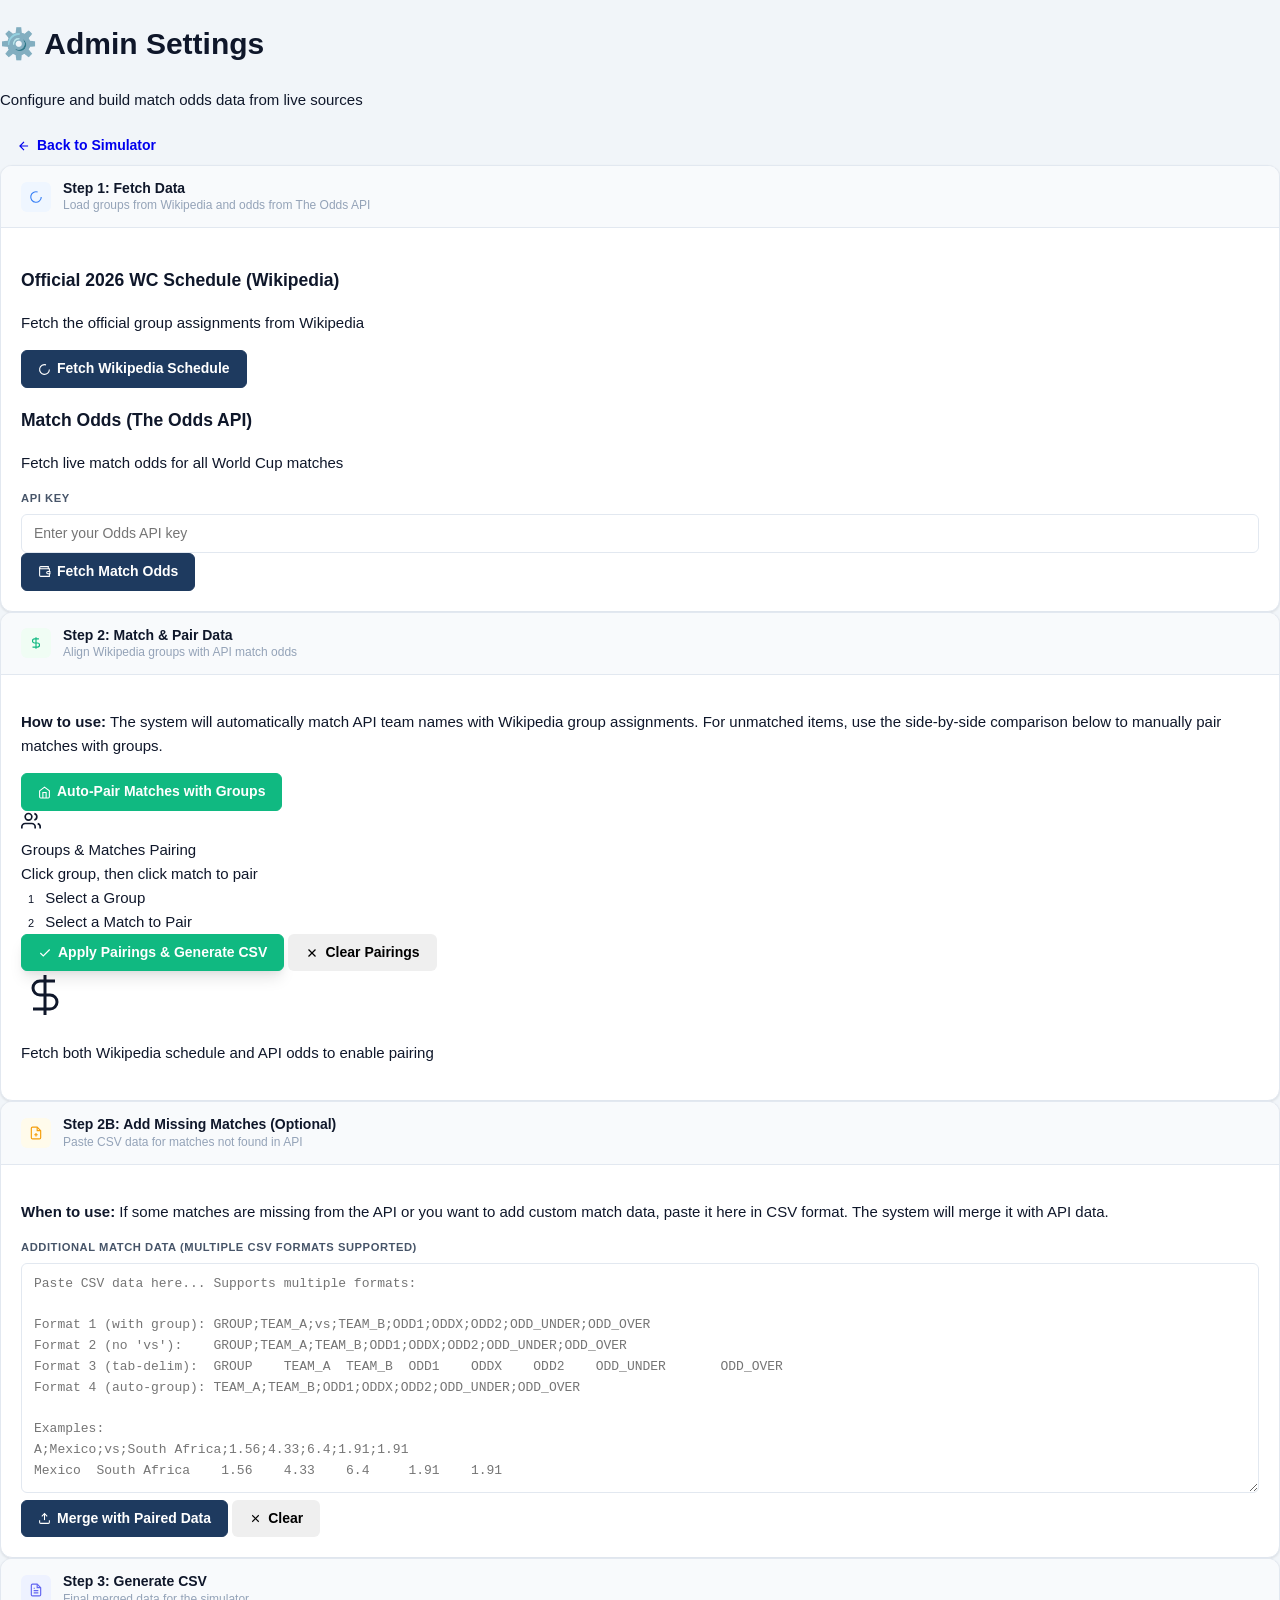
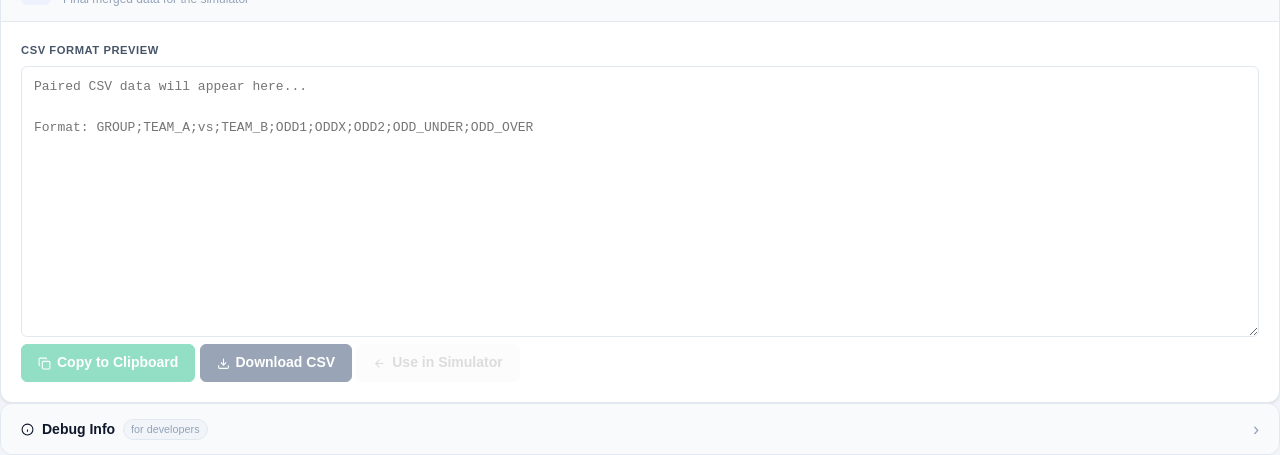
<file: admin.html>
<!DOCTYPE html>
<html lang="en">
<head>
    <meta charset="UTF-8">
    <meta name="viewport" content="width=device-width, initial-scale=1.0">
    <title>Admin Settings - World Cup Simulator</title>
    <link rel="stylesheet" href="styles.css">
</head>
<body class="bg-slate-50">
    <div class="container mx-auto px-4 py-6 max-w-7xl">
        <!-- Header -->
        <div class="mb-6">
            <div class="flex items-center justify-between">
                <div>
                    <h1 class="text-3xl font-bold text-slate-800">⚙️ Admin Settings</h1>
                    <p class="text-slate-600 mt-1">Configure and build match odds data from live sources</p>
                </div>
                <a href="index.html" class="btn btn-ghost">
                    <svg xmlns="http://www.w3.org/2000/svg" width="14" height="14" viewBox="0 0 24 24" fill="none" stroke="currentColor" stroke-width="2">
                        <path d="M19 12H5M12 19l-7-7 7-7"/>
                    </svg>
                    Back to Simulator
                </a>
            </div>
        </div>

        <!-- Step 1: Fetch Data from Sources -->
        <div class="card mb-5">
            <div class="card-header">
                <div class="card-header-left">
                    <div class="card-icon card-icon-blue">
                        <svg xmlns="http://www.w3.org/2000/svg" width="14" height="14" viewBox="0 0 24 24" fill="none" stroke="currentColor" stroke-width="2">
                            <path d="M21 12a9 9 0 11-6.219-8.56"/>
                        </svg>
                    </div>
                    <div>
                        <div class="card-title">Step 1: Fetch Data</div>
                        <div class="card-subtitle">Load groups from Wikipedia and odds from The Odds API</div>
                    </div>
                </div>
            </div>
            <div class="card-body">
                <!-- Wikipedia Schedule Fetch -->
                <div class="mb-5">
                    <h3 class="font-semibold text-slate-700 mb-2">Official 2026 WC Schedule (Wikipedia)</h3>
                    <p class="text-sm text-slate-600 mb-3">Fetch the official group assignments from Wikipedia</p>
                    <button id="fetchWikipediaBtn" class="btn btn-primary">
                        <svg xmlns="http://www.w3.org/2000/svg" width="13" height="13" viewBox="0 0 24 24" fill="none" stroke="currentColor" stroke-width="2">
                            <path d="M21 12a9 9 0 11-6.219-8.56"/>
                        </svg>
                        Fetch Wikipedia Schedule
                    </button>
                    <div id="wikipediaStatus" class="mt-2 text-sm"></div>
                </div>

                <div class="border-t border-slate-200 my-4"></div>

                <!-- The Odds API Fetch -->
                <div>
                    <h3 class="font-semibold text-slate-700 mb-2">Match Odds (The Odds API)</h3>
                    <p class="text-sm text-slate-600 mb-3">Fetch live match odds for all World Cup matches</p>
                    <div class="flex gap-3 items-end mb-3">
                        <div class="flex-1">
                            <label for="oddsApiKey" class="field-label">API Key</label>
                            <input type="password" id="oddsApiKey" class="field-input" placeholder="Enter your Odds API key">
                        </div>
                        <button id="fetchOddsBtn" class="btn btn-primary whitespace-nowrap">
                            <svg xmlns="http://www.w3.org/2000/svg" width="13" height="13" viewBox="0 0 24 24" fill="none" stroke="currentColor" stroke-width="2">
                                <path d="M21 12V7H5a2 2 0 0 1 0-4h14v4"/><path d="M3 5v14a2 2 0 0 0 2 2h16v-5"/><path d="M18 12a2 2 0 0 0 0 4h4v-4Z"/>
                            </svg>
                            Fetch Match Odds
                        </button>
                    </div>
                    <div id="oddsStatus" class="text-sm"></div>
                </div>
            </div>
        </div>

        <!-- Step 2: Match Pairing Panel -->
        <div class="card mb-5">
            <div class="card-header">
                <div class="card-header-left">
                    <div class="card-icon card-icon-green">
                        <svg xmlns="http://www.w3.org/2000/svg" width="14" height="14" viewBox="0 0 24 24" fill="none" stroke="currentColor" stroke-width="2">
                            <path d="M12 2v20M17 5H9.5a3.5 3.5 0 0 0 0 7h5a3.5 3.5 0 0 1 0 7H6"/>
                        </svg>
                    </div>
                    <div>
                        <div class="card-title">Step 2: Match & Pair Data</div>
                        <div class="card-subtitle">Align Wikipedia groups with API match odds</div>
                    </div>
                </div>
            </div>
            <div class="card-body">
                <div id="pairingPanel" class="hidden">
                    <div class="bg-blue-50 border border-blue-200 rounded-lg p-4 mb-4">
                        <p class="text-sm text-blue-800"><strong>How to use:</strong> The system will automatically match API team names with Wikipedia group assignments. For unmatched items, use the side-by-side comparison below to manually pair matches with groups.</p>
                    </div>

                    <div class="flex gap-3 mb-4">
                        <button id="autoPairBtn" class="btn btn-success">
                            <svg xmlns="http://www.w3.org/2000/svg" width="13" height="13" viewBox="0 0 24 24" fill="none" stroke="currentColor" stroke-width="2">
                                <path d="m3 9 9-7 9 7v11a2 2 0 0 1-2 2H5a2 2 0 0 1-2-2z"/>
                                <polyline points="9 22 9 12 15 12 15 22"/>
                            </svg>
                            Auto-Pair Matches with Groups
                        </button>
                    </div>

                    <!-- Multi-Column Pairing Comparison -->
                    <div id="pairingComparison" class="hidden">
                        <!-- Header -->
                        <div class="bg-gradient-to-r from-slate-700 to-slate-600 text-white p-4 rounded-t-xl">
                            <div class="flex items-center justify-between">
                                <div class="flex items-center gap-3">
                                    <svg xmlns="http://www.w3.org/2000/svg" width="20" height="20" viewBox="0 0 24 24" fill="none" stroke="currentColor" stroke-width="2">
                                        <path d="M17 21v-2a4 4 0 0 0-4-4H5a4 4 0 0 0-4 4v2"/>
                                        <circle cx="9" cy="7" r="4"/>
                                        <path d="M23 21v-2a4 4 0 0 0-3-3.87"/>
                                        <path d="M16 3.13a4 4 0 0 1 0 7.75"/>
                                    </svg>
                                    <div>
                                        <div class="font-bold text-lg">Groups & Matches Pairing</div>
                                        <div class="text-xs text-slate-300">Click group, then click match to pair</div>
                                    </div>
                                </div>
                                <div id="pairingStats" class="text-sm font-medium bg-white bg-opacity-20 px-4 py-2 rounded-lg">
                                    <!-- Populated dynamically -->
                                </div>
                            </div>
                        </div>

                        <!-- Groups Section (Multi-Column Grid) -->
                        <div class="bg-gradient-to-b from-blue-50 to-white border-2 border-t-0 border-slate-300 p-4">
                            <div class="text-sm font-semibold text-slate-700 mb-3 flex items-center gap-2">
                                <span class="bg-blue-600 text-white rounded-full" style="width: 20px; height: 20px; display: inline-flex; align-items: center; justify-content: center; font-size: 11px;">1</span>
                                Select a Group
                            </div>
                            <div id="groupsColumn" class="grid grid-cols-6 gap-2">
                                <!-- Groups A-L will be populated here in 6 columns x 2 rows -->
                            </div>
                        </div>

                        <!-- Matches Section (Multi-Column Grid) -->
                        <div class="bg-gradient-to-b from-green-50 to-white border-2 border-t-0 border-slate-300 p-4 rounded-b-xl">
                            <div class="text-sm font-semibold text-slate-700 mb-3 flex items-center gap-2">
                                <span class="bg-green-600 text-white rounded-full" style="width: 20px; height: 20px; display: inline-flex; align-items: center; justify-content: center; font-size: 11px;">2</span>
                                Select a Match to Pair
                            </div>
                            <div id="unmatchedColumn" class="grid grid-cols-3 gap-2">
                                <!-- Matches will be populated here in 3 columns -->
                            </div>
                        </div>

                        <!-- Action Buttons -->
                        <div class="mt-6 flex gap-3 items-center">
                            <button id="saveManualPairingsBtn" class="btn btn-success shadow-lg">
                                <svg xmlns="http://www.w3.org/2000/svg" width="14" height="14" viewBox="0 0 24 24" fill="none" stroke="currentColor" stroke-width="2">
                                    <polyline points="20 6 9 17 4 12"/>
                                </svg>
                                Apply Pairings & Generate CSV
                            </button>
                            <button id="cancelManualPairingsBtn" class="btn btn-ghost">
                                <svg xmlns="http://www.w3.org/2000/svg" width="14" height="14" viewBox="0 0 24 24" fill="none" stroke="currentColor" stroke-width="2">
                                    <line x1="18" y1="6" x2="6" y2="18"/>
                                    <line x1="6" y1="6" x2="18" y2="18"/>
                                </svg>
                                Clear Pairings
                            </button>
                        </div>
                    </div>
                </div>

                <div id="pairingPlaceholder" class="text-center py-8 text-slate-500">
                    <svg class="mx-auto mb-3 text-slate-300" xmlns="http://www.w3.org/2000/svg" width="48" height="48" viewBox="0 0 24 24" fill="none" stroke="currentColor" stroke-width="1.5">
                        <path d="M12 2v20M17 5H9.5a3.5 3.5 0 0 0 0 7h5a3.5 3.5 0 0 1 0 7H6"/>
                    </svg>
                    <p>Fetch both Wikipedia schedule and API odds to enable pairing</p>
                </div>
            </div>
        </div>

        <!-- Step 2B: Add Missing Matches -->
        <div class="card mb-5">
            <div class="card-header">
                <div class="card-header-left">
                    <div class="card-icon card-icon-amber">
                        <svg xmlns="http://www.w3.org/2000/svg" width="14" height="14" viewBox="0 0 24 24" fill="none" stroke="currentColor" stroke-width="2">
                            <path d="M14 2H6a2 2 0 0 0-2 2v16a2 2 0 0 0 2 2h12a2 2 0 0 0 2-2V8z"/>
                            <polyline points="14 2 14 8 20 8"/>
                            <line x1="12" x2="12" y1="18" y2="12"/>
                            <line x1="9" x2="15" y1="15" y2="15"/>
                        </svg>
                    </div>
                    <div>
                        <div class="card-title">Step 2B: Add Missing Matches (Optional)</div>
                        <div class="card-subtitle">Paste CSV data for matches not found in API</div>
                    </div>
                </div>
            </div>
            <div class="card-body">
                <div class="bg-amber-50 border border-amber-200 rounded-lg p-4 mb-4">
                    <p class="text-sm text-amber-800"><strong>When to use:</strong> If some matches are missing from the API or you want to add custom match data, paste it here in CSV format. The system will merge it with API data.</p>
                </div>

                <div class="mb-3">
                    <label class="field-label">Additional Match Data (Multiple CSV Formats Supported)</label>
                    <textarea id="additionalMatchData" rows="10" class="field-textarea font-mono text-xs" placeholder="Paste CSV data here... Supports multiple formats:&#10;&#10;Format 1 (with group): GROUP;TEAM_A;vs;TEAM_B;ODD1;ODDX;ODD2;ODD_UNDER;ODD_OVER&#10;Format 2 (no 'vs'):    GROUP;TEAM_A;TEAM_B;ODD1;ODDX;ODD2;ODD_UNDER;ODD_OVER&#10;Format 3 (tab-delim):  GROUP	TEAM_A	TEAM_B	ODD1	ODDX	ODD2	ODD_UNDER	ODD_OVER&#10;Format 4 (auto-group): TEAM_A;TEAM_B;ODD1;ODDX;ODD2;ODD_UNDER;ODD_OVER&#10;&#10;Examples:&#10;A;Mexico;vs;South Africa;1.56;4.33;6.4;1.91;1.91&#10;Mexico	South Africa	1.56	4.33	6.4	1.91	1.91"></textarea>
                </div>

                <div class="flex gap-3">
                    <button id="mergeAdditionalDataBtn" class="btn btn-primary">
                        <svg xmlns="http://www.w3.org/2000/svg" width="13" height="13" viewBox="0 0 24 24" fill="none" stroke="currentColor" stroke-width="2">
                            <path d="M21 15v4a2 2 0 0 1-2 2H5a2 2 0 0 1-2-2v-4"/>
                            <polyline points="17 8 12 3 7 8"/>
                            <line x1="12" x2="12" y1="3" y2="15"/>
                        </svg>
                        Merge with Paired Data
                    </button>
                    <button id="clearAdditionalDataBtn" class="btn btn-ghost">
                        <svg xmlns="http://www.w3.org/2000/svg" width="13" height="13" viewBox="0 0 24 24" fill="none" stroke="currentColor" stroke-width="2">
                            <line x1="18" y1="6" x2="6" y2="18"/>
                            <line x1="6" y1="6" x2="18" y2="18"/>
                        </svg>
                        Clear
                    </button>
                </div>
                <div id="additionalDataStatus" class="mt-2 text-sm"></div>
            </div>
        </div>

        <!-- Step 3: Generate CSV Output -->
        <div class="card mb-5">
            <div class="card-header">
                <div class="card-header-left">
                    <div class="card-icon card-icon-indigo">
                        <svg xmlns="http://www.w3.org/2000/svg" width="14" height="14" viewBox="0 0 24 24" fill="none" stroke="currentColor" stroke-width="2">
                            <path d="M14 2H6a2 2 0 0 0-2 2v16a2 2 0 0 0 2 2h12a2 2 0 0 0 2-2V8z"/>
                            <polyline points="14 2 14 8 20 8"/>
                            <line x1="16" x2="8" y1="13" y2="13"/>
                            <line x1="16" x2="8" y1="17" y2="17"/>
                            <polyline points="10 9 9 9 8 9"/>
                        </svg>
                    </div>
                    <div>
                        <div class="card-title">Step 3: Generate CSV</div>
                        <div class="card-subtitle">Final merged data for the simulator</div>
                    </div>
                </div>
            </div>
            <div class="card-body">
                <div class="mb-3">
                    <label class="field-label">CSV Format Preview</label>
                    <textarea id="csvOutput" rows="12" class="field-textarea font-mono text-xs" readonly placeholder="Paired CSV data will appear here...&#10;&#10;Format: GROUP;TEAM_A;vs;TEAM_B;ODD1;ODDX;ODD2;ODD_UNDER;ODD_OVER"></textarea>
                </div>
                <div class="flex gap-3">
                    <button id="copyToClipboardBtn" class="btn btn-success" disabled>
                        <svg xmlns="http://www.w3.org/2000/svg" width="13" height="13" viewBox="0 0 24 24" fill="none" stroke="currentColor" stroke-width="2">
                            <rect width="14" height="14" x="8" y="8" rx="2" ry="2"/>
                            <path d="M4 16c-1.1 0-2-.9-2-2V4c0-1.1.9-2 2-2h10c1.1 0 2 .9 2 2"/>
                        </svg>
                        Copy to Clipboard
                    </button>
                    <button id="downloadCsvBtn" class="btn btn-primary" disabled>
                        <svg xmlns="http://www.w3.org/2000/svg" width="13" height="13" viewBox="0 0 24 24" fill="none" stroke="currentColor" stroke-width="2">
                            <path d="M21 15v4a2 2 0 0 1-2 2H5a2 2 0 0 1-2-2v-4"/>
                            <polyline points="7 10 12 15 17 10"/>
                            <line x1="12" x2="12" y1="15" y2="3"/>
                        </svg>
                        Download CSV
                    </button>
                    <button id="useInSimulatorBtn" class="btn btn-ghost" disabled>
                        <svg xmlns="http://www.w3.org/2000/svg" width="13" height="13" viewBox="0 0 24 24" fill="none" stroke="currentColor" stroke-width="2">
                            <path d="M19 12H5M12 19l-7-7 7-7"/>
                        </svg>
                        Use in Simulator
                    </button>
                </div>
                <div id="csvStatus" class="mt-2 text-sm"></div>
            </div>
        </div>

        <!-- Debug Info -->
        <details class="collapsible-section mb-4">
            <summary>
                <svg xmlns="http://www.w3.org/2000/svg" width="13" height="13" viewBox="0 0 24 24" fill="none" stroke="currentColor" stroke-width="2">
                    <circle cx="12" cy="12" r="10"/>
                    <line x1="12" x2="12" y1="16" y2="12"/>
                    <line x1="12" x2="12.01" y1="8" y2="8"/>
                </svg>
                Debug Info
                <span class="collapsible-badge">for developers</span>
            </summary>
            <div class="section-body">
                <div class="bg-slate-900 text-green-400 p-4 rounded-lg font-mono text-xs overflow-x-auto">
                    <div id="debugLog">No debug info yet. Perform actions above to see logs.</div>
                </div>
            </div>
        </details>
    </div>

    <script type="module" src="admin.js"></script>
</body>
</html>
</file>
<file: styles.css>
/* === 1. Custom Properties === */
:root {
    --navy:          #1e3a5f;
    --navy-dark:     #162d4a;
    --navy-light:    #2a4d7f;
    --orange:        #f97316;
    --orange-dark:   #ea580c;

    --color-success:      #10b981;
    --color-success-dark: #059669;
    --color-warning:      #f59e0b;
    --color-danger:       #ef4444;
    --color-purple:       #8b5cf6;
    --color-teal:         #14b8a6;
    --color-info:         #3b82f6;

    --bg:           #f1f5f9;
    --surface:      #ffffff;
    --surface-alt:  #f8fafc;
    --border:       #e2e8f0;
    --border-dark:  #cbd5e1;

    --text-primary:   #0f172a;
    --text-secondary: #475569;
    --text-muted:     #94a3b8;

    --shadow-xs: 0 1px 2px rgba(0,0,0,0.04);
    --shadow-sm: 0 1px 3px rgba(0,0,0,0.06), 0 1px 2px rgba(0,0,0,0.04);
    --shadow-md: 0 4px 6px -1px rgba(0,0,0,0.07), 0 2px 4px -1px rgba(0,0,0,0.04);

    --radius-sm: 0.375rem;
    --radius:    0.5rem;
    --radius-lg: 0.75rem;

    /* legacy compat */
    --color-primary:      var(--navy);
    --color-primary-dark: var(--navy-dark);
    --color-border:       var(--border);
    --color-surface:      var(--surface-alt);
}

/* === 2. Base === */
*, *::before, *::after { box-sizing: border-box; }
body {
    font-family: 'Inter', -apple-system, BlinkMacSystemFont, 'Segoe UI', sans-serif;
    background: var(--bg);
    color: var(--text-primary);
    min-height: 100vh;
    margin: 0;
    padding: 0;
    font-size: 0.9375rem;
    line-height: 1.6;
}

/* === 3. App Header === */
.app-header {
    background: var(--navy);
    border-bottom: 1px solid rgba(255,255,255,0.07);
    position: sticky;
    top: 0;
    z-index: 50;
    box-shadow: 0 2px 10px rgba(30,58,95,0.3);
}
.app-header-inner {
    max-width: 1200px;
    margin: 0 auto;
    padding: 0 1.5rem;
    height: 60px;
    display: flex;
    align-items: center;
    justify-content: space-between;
    gap: 1rem;
}
.app-brand {
    display: flex;
    align-items: center;
    gap: 0.75rem;
}
.app-brand-icon {
    width: 34px;
    height: 34px;
    background: rgba(255,255,255,0.12);
    border-radius: var(--radius-sm);
    display: flex;
    align-items: center;
    justify-content: center;
    color: white;
    flex-shrink: 0;
}
.app-title {
    font-size: 0.9375rem;
    font-weight: 700;
    color: white;
    line-height: 1.2;
    letter-spacing: -0.01em;
}
.app-subtitle {
    font-size: 0.6875rem;
    color: rgba(255,255,255,0.5);
    font-weight: 400;
    line-height: 1.2;
    margin-top: 1px;
}
.app-header-actions {
    display: flex;
    align-items: center;
    gap: 0.625rem;
    flex-shrink: 0;
}
.app-header-actions .lang-label {
    font-size: 0.7rem;
    font-weight: 500;
    color: rgba(255,255,255,0.45);
}

/* === 4. Language Toggle === */
.lang-toggle-btn {
    display: flex;
    align-items: center;
    gap: 0.25rem;
    padding: 0.3rem 0.6rem;
    border-radius: var(--radius-sm);
    background: rgba(255,255,255,0.1);
    border: 1px solid rgba(255,255,255,0.18);
    cursor: pointer;
    transition: background 0.15s;
}
.lang-toggle-btn:hover { background: rgba(255,255,255,0.18); }
.lang-divider { color: rgba(255,255,255,0.3); font-size: 0.7rem; line-height: 1; }
.lang-pill {
    display: inline-block;
    padding: 1px 6px;
    border-radius: 999px;
    font-size: 0.7rem;
    font-weight: 700;
    transition: background 0.15s, color 0.15s;
}
.lang-pill-active   { background: var(--orange); color: white; }
.lang-pill-inactive { background: transparent; color: rgba(255,255,255,0.45); }

/* === 5. Tab Navigation === */
.tab-nav-wrapper {
    background: var(--surface);
    border-bottom: 1px solid var(--border);
    box-shadow: var(--shadow-xs);
    position: sticky;
    top: 60px;
    z-index: 40;
}
.tab-nav-inner {
    max-width: 1200px;
    margin: 0 auto;
    padding: 0 1.5rem;
}
.tab-nav {
    display: flex;
    overflow-x: auto;
    scrollbar-width: none;
    -ms-overflow-style: none;
}
.tab-nav::-webkit-scrollbar { display: none; }
.tab-button {
    display: inline-flex;
    align-items: center;
    gap: 0.375rem;
    padding: 0.8125rem 1.125rem;
    cursor: pointer;
    background: transparent;
    border: none;
    border-bottom: 2px solid transparent;
    margin-bottom: -1px;
    font-size: 0.8125rem;
    font-weight: 500;
    color: var(--text-secondary);
    white-space: nowrap;
    transition: color 0.15s, border-color 0.15s;
    border-radius: 0;
}
.tab-button svg { opacity: 0.55; transition: opacity 0.15s; flex-shrink: 0; }
.tab-button:hover { color: var(--navy); }
.tab-button:hover svg { opacity: 0.85; }
.tab-button.active {
    color: var(--navy);
    border-bottom-color: var(--orange);
    font-weight: 600;
}
.tab-button.active svg { opacity: 1; }

/* === 6. Tab Content === */
.tab-content { display: none; }
.tab-content.active { display: block; }

/* === 7. Main Layout === */
.app-main {
    max-width: 1200px;
    margin: 0 auto;
    padding: 1.75rem 1.5rem 3rem;
}
.tab-description {
    font-size: 0.875rem;
    color: var(--text-secondary);
    margin-bottom: 1.5rem;
    line-height: 1.6;
}

/* === 8. Card === */
.card {
    background: var(--surface);
    border: 1px solid var(--border);
    border-radius: var(--radius-lg);
    box-shadow: var(--shadow-sm);
    overflow: hidden;
}
.card-warning { border-color: #fde68a; }
.card-header {
    display: flex;
    align-items: center;
    justify-content: space-between;
    padding: 0.875rem 1.25rem;
    border-bottom: 1px solid var(--border);
    background: var(--surface-alt);
    gap: 0.75rem;
}
.card-header-left {
    display: flex;
    align-items: center;
    gap: 0.75rem;
    min-width: 0;
}
.card-icon {
    width: 30px;
    height: 30px;
    border-radius: var(--radius-sm);
    display: flex;
    align-items: center;
    justify-content: center;
    flex-shrink: 0;
}
.card-icon-navy   { background: rgba(30,58,95,0.1);  color: var(--navy); }
.card-icon-indigo { background: #eef2ff;              color: #6366f1; }
.card-icon-blue   { background: #eff6ff;              color: #3b82f6; }
.card-icon-green  { background: #f0fdf4;              color: #10b981; }
.card-icon-purple { background: #f5f3ff;              color: #8b5cf6; }
.card-icon-amber  { background: #fffbeb;              color: #f59e0b; }
.card-icon-teal   { background: #f0fdfa;              color: #14b8a6; }
.card-title {
    font-size: 0.875rem;
    font-weight: 600;
    color: var(--text-primary);
    line-height: 1.25;
}
.card-subtitle {
    font-size: 0.75rem;
    color: var(--text-muted);
    line-height: 1.25;
    margin-top: 1px;
}
.card-body { padding: 1.25rem; }

/* === 9. Settings Grid === */
.settings-grid {
    display: grid;
    grid-template-columns: 1fr;
    gap: 1rem;
}
@media (min-width: 768px) {
    .settings-grid { grid-template-columns: 1fr 1fr; }
}
.settings-grid-full { grid-column: 1 / -1; }

/* === 10. Field Styles === */
.field-label {
    display: block;
    font-size: 0.7rem;
    font-weight: 700;
    color: var(--text-secondary);
    text-transform: uppercase;
    letter-spacing: 0.05em;
    margin-bottom: 0.375rem;
}
.field-hint {
    font-size: 0.75rem;
    font-weight: 400;
    color: var(--text-muted);
    text-transform: none;
    letter-spacing: 0;
}
.field-input {
    width: 100%;
    padding: 0.5rem 0.75rem;
    border: 1px solid var(--border);
    border-radius: var(--radius-sm);
    background: var(--surface);
    color: var(--text-primary);
    font-size: 0.875rem;
    line-height: 1.5;
    transition: border-color 0.15s, box-shadow 0.15s;
    appearance: auto;
}
.field-input:focus {
    outline: none;
    border-color: var(--navy);
    box-shadow: 0 0 0 3px rgba(30,58,95,0.1);
}
.field-input:disabled {
    opacity: 0.5;
    background: var(--surface-alt);
    cursor: not-allowed;
}
.field-textarea {
    width: 100%;
    padding: 0.625rem 0.75rem;
    border: 1px solid var(--border);
    border-radius: var(--radius-sm);
    background: var(--surface);
    color: var(--text-primary);
    font-size: 0.8125rem;
    line-height: 1.6;
    resize: vertical;
    transition: border-color 0.15s, box-shadow 0.15s;
    font-family: 'JetBrains Mono', 'Fira Code', 'Courier New', monospace;
}
.field-textarea:focus {
    outline: none;
    border-color: var(--navy);
    box-shadow: 0 0 0 3px rgba(30,58,95,0.1);
}
.field-input-xs {
    padding: 0.3rem 0.5rem;
    border: 1px solid var(--border);
    border-radius: var(--radius-sm);
    font-size: 0.8125rem;
    background: var(--surface);
    color: var(--text-primary);
    line-height: 1.4;
}
.field-hint-block {
    background: var(--surface-alt);
    border: 1px solid var(--border);
    border-left: 3px solid var(--navy);
    border-radius: var(--radius-sm);
    padding: 0.75rem 1rem;
    font-size: 0.8125rem;
    color: var(--text-secondary);
    line-height: 1.6;
}
.field-hint-block p { margin: 0.15rem 0; }
.field-hint-block pre {
    margin: 0.5rem 0 0;
    font-size: 0.75rem;
    background: white;
    padding: 0.5rem 0.625rem;
    border-radius: 0.25rem;
    border: 1px solid var(--border);
    overflow-x: auto;
    white-space: pre-wrap;
    font-family: 'JetBrains Mono', 'Fira Code', monospace;
}
.field-hint-block code {
    background: white;
    border: 1px solid var(--border);
    padding: 0.1rem 0.35rem;
    border-radius: 0.2rem;
    font-size: 0.75rem;
    font-family: monospace;
}

/* === 11. Section Divider === */
.section-divider {
    display: flex;
    align-items: center;
    gap: 0.75rem;
    margin: 1.25rem 0 0.875rem;
}
.section-divider::before,
.section-divider::after {
    content: '';
    flex: 1;
    height: 1px;
    background: var(--border);
}
.section-divider-label {
    font-size: 0.675rem;
    font-weight: 700;
    text-transform: uppercase;
    letter-spacing: 0.07em;
    color: var(--text-muted);
    white-space: nowrap;
}

/* === 12. Buttons === */
.btn {
    display: inline-flex;
    align-items: center;
    gap: 0.375rem;
    padding: 0.5rem 1rem;
    font-size: 0.875rem;
    font-weight: 600;
    border-radius: var(--radius-sm);
    border: 1px solid transparent;
    cursor: pointer;
    transition: background 0.15s, border-color 0.15s, box-shadow 0.15s;
    white-space: nowrap;
    text-decoration: none;
    line-height: 1.4;
}
.btn-sm { padding: 0.3rem 0.75rem; font-size: 0.8125rem; }
.btn:disabled { opacity: 0.45; cursor: not-allowed; }

.btn-primary     { background: var(--navy);          color: white; border-color: var(--navy); }
.btn-primary:hover:not(:disabled) { background: var(--navy-dark); border-color: var(--navy-dark); }

.btn-accent      { background: var(--orange);         color: white; border-color: var(--orange); }
.btn-accent:hover:not(:disabled) { background: var(--orange-dark); border-color: var(--orange-dark); }

.btn-secondary   { background: white; color: #2563eb; border-color: #bfdbfe; }
.btn-secondary:hover:not(:disabled) { background: #eff6ff; border-color: #93c5fd; }

.btn-success     { background: #10b981; color: white; border-color: #10b981; }
.btn-success:hover:not(:disabled) { background: #059669; border-color: #059669; }

.btn-purple      { background: #8b5cf6; color: white; border-color: #8b5cf6; }
.btn-purple:hover:not(:disabled) { background: #7c3aed; border-color: #7c3aed; }

.btn-teal        { background: #14b8a6; color: white; border-color: #14b8a6; }
.btn-teal:hover:not(:disabled) { background: #0d9488; border-color: #0d9488; }

.btn-ghost-danger { background: transparent; color: #dc2626; border-color: #fca5a5; }
.btn-ghost-danger:hover:not(:disabled) { background: #fef2f2; border-color: #ef4444; }

.btn-ghost-warning { background: transparent; color: #92400e; border-color: #fcd34d; padding: 0.3rem 0.75rem; font-size: 0.8125rem; }
.btn-ghost-warning:hover:not(:disabled) { background: #fffbeb; }

.btn-outline-slate { background: white; color: var(--text-secondary); border-color: var(--border); }
.btn-outline-slate:hover:not(:disabled) { background: var(--surface-alt); border-color: var(--border-dark); }

/* Run button special disabled state */
#runButton:disabled {
    background: transparent !important;
    color: var(--text-muted) !important;
    border: 1.5px dashed var(--border-dark) !important;
    box-shadow: none !important;
    cursor: not-allowed;
}
#runButton:not(:disabled) { animation: pulse-activate 0.4s ease; }
@keyframes pulse-activate {
    0%   { box-shadow: 0 0 0 0 rgba(249,115,22,0.45); }
    70%  { box-shadow: 0 0 0 8px rgba(249,115,22,0); }
    100% { box-shadow: 0 0 0 0 rgba(249,115,22,0); }
}
#parseButton:disabled { opacity: 0.55; cursor: not-allowed; }

/* === 13. Action Bar === */
.action-bar {
    display: flex;
    align-items: center;
    justify-content: space-between;
    padding: 0.875rem 1.25rem;
    background: var(--surface);
    border: 1px solid var(--border);
    border-radius: var(--radius-lg);
    box-shadow: var(--shadow-sm);
    gap: 0.75rem;
    flex-wrap: wrap;
}
.action-bar-primary {
    display: flex;
    align-items: center;
    gap: 0.75rem;
    flex-wrap: wrap;
}

/* === 14. Dixon-Coles Panel === */
.dixon-coles-panel {
    background: var(--surface-alt);
    border: 1px solid var(--border);
    border-left: 3px solid var(--navy);
    border-radius: var(--radius-sm);
    padding: 0.875rem 1rem;
}
.dixon-coles-controls {
    display: flex;
    flex-wrap: wrap;
    align-items: center;
    gap: 1rem;
}

/* === 15. Status Bars === */
.status-bar {
    display: flex;
    align-items: flex-start;
    gap: 0.5rem;
    padding: 0.625rem 0.875rem;
    border-radius: var(--radius-sm);
    border-left: 4px solid;
    font-size: 0.875rem;
    line-height: 1.45;
}
.status-bar + .status-bar { margin-top: 0.375rem; }
.status-success { background: #f0fdf4; border-left-color: #10b981; color: #166534; }
.status-error   { background: #fef2f2; border-left-color: #ef4444; color: #991b1b; }
.status-warning { background: #fffbeb; border-left-color: #f59e0b; color: #92400e; }
.status-info    { background: #eff6ff; border-left-color: #3b82f6; color: #1e40af; }
.status-icon    { flex-shrink: 0; margin-top: 1px; }
.status-body    { flex: 1; min-width: 0; }
.status-body p  { margin: 0; }
.status-body p + p { margin-top: 0.2rem; font-size: 0.8125rem; opacity: 0.85; }
.status-body ul { margin: 0.35rem 0 0; padding-left: 1.25rem; }
.status-body li { margin-bottom: 0.1rem; }

/* === 16. Probability Color Coding === */
td.prob-high { background-color: #dcfce7 !important; color: #15803d; font-weight: 500; }
td.prob-mid  { background-color: #fef9c3 !important; color: #854d0e; }
td.prob-low  { background-color: #fee2e2 !important; color: #b91c1c; }

/* === 17. Loader === */
.loader {
    border: 3px solid #e2e8f0;
    border-top: 3px solid var(--orange);
    border-radius: 50%;
    width: 32px;
    height: 32px;
    animation: spin 0.75s linear infinite;
    margin: 14px auto;
}
@keyframes spin { 100% { transform: rotate(360deg); } }

/* === 18. Collapsible Sections === */
details.collapsible-section {
    border: 1px solid var(--border);
    border-radius: var(--radius-lg);
    background: var(--surface);
    overflow: hidden;
}
details.collapsible-section > summary {
    padding: 0.875rem 1.25rem;
    cursor: pointer;
    font-weight: 600;
    font-size: 0.875rem;
    color: var(--text-primary);
    user-select: none;
    list-style: none;
    display: flex;
    align-items: center;
    gap: 0.5rem;
    background: var(--surface-alt);
    transition: background 0.15s;
}
details.collapsible-section > summary:hover { background: #edf2f7; }
details.collapsible-section > summary::-webkit-details-marker { display: none; }
details.collapsible-section > summary::after {
    content: '›';
    display: inline-block;
    font-size: 1.15rem;
    line-height: 1;
    transition: transform 0.18s;
    color: var(--text-muted);
    font-weight: 400;
    margin-left: auto;
}
details.collapsible-section[open] > summary::after { transform: rotate(90deg); }
details.collapsible-section > .section-body {
    padding: 1.25rem;
    border-top: 1px solid var(--border);
}
.collapsible-badge {
    display: inline-block;
    padding: 1px 7px;
    background: #f1f5f9;
    border: 1px solid var(--border);
    border-radius: 999px;
    font-size: 0.675rem;
    font-weight: 500;
    color: var(--text-muted);
}

/* === 19. Inline Errors === */
.inline-error {
    display: none;
    font-size: 0.75rem;
    color: #dc2626;
    padding: 0.2rem 0.5rem;
    background: #fef2f2;
    border-radius: 0.25rem;
    border-left: 3px solid #ef4444;
}
.inline-error.visible { display: inline-block; }

/* === 20. Result Panels === */
.result-panel {
    background: var(--surface-alt);
    border: 1px solid var(--border);
    border-radius: var(--radius-sm);
    padding: 1rem;
}

/* Legacy ID compat */
#resultsArea { padding: 0; background: transparent; border: none; box-shadow: none; }
#calculatedOddsResultContainer { padding: 0; background: transparent; border: none; box-shadow: none; }

/* === 21. Over/Under Sections === */
.over-under-section {
    padding: 1rem;
    border: 1px solid var(--border);
    border-radius: var(--radius-sm);
    background: var(--surface);
}
.over-under-section h5 {
    font-size: 0.8125rem;
    font-weight: 600;
    color: var(--text-primary);
    margin-bottom: 0.625rem;
    display: flex;
    align-items: baseline;
    gap: 0.5rem;
}
.expected-value-info {
    font-size: 0.75rem;
    font-weight: 400;
    color: var(--text-muted);
}

/* === 22. Prob Calc Bar === */
.prob-calc-bar {
    display: flex;
    flex-wrap: wrap;
    align-items: center;
    gap: 0.5rem;
    padding: 0.75rem 1rem;
    background: #eff6ff;
    border: 1px solid #bfdbfe;
    border-radius: var(--radius-sm);
    font-size: 0.875rem;
}

/* === 23. Chart Container === */
.chart-container {
    background: var(--surface-alt);
    border: 1px solid var(--border);
    border-radius: var(--radius-sm);
    padding: 0.5rem;
}

/* === 24. Odds Table === */
.odds-table { min-width: 100%; margin-bottom: 1rem; }
.odds-table th,
.odds-table td {
    padding: 0.5rem 0.75rem;
    text-align: left;
    border-bottom: 1px solid var(--border);
}
.odds-table th {
    background-color: var(--surface-alt);
    font-weight: 700;
    font-size: 0.675rem;
    text-transform: uppercase;
    letter-spacing: 0.05em;
    color: var(--text-muted);
}

/* === 25. File Input Button === */
.file-input-button {
    display: inline-flex;
    align-items: center;
    gap: 0.35rem;
    padding: 0.375rem 0.75rem;
    font-size: 0.8125rem;
    font-weight: 600;
    color: white;
    background-color: var(--navy);
    border-radius: var(--radius-sm);
    box-shadow: var(--shadow-xs);
    cursor: pointer;
    transition: background-color 0.15s;
}
.file-input-button:hover { background-color: var(--navy-dark); }
input[type="file"].hidden-file-input { display: none; }

/* === 26. Scenario Lock === */
.scenario-lock-score-row {
    display: flex;
    align-items: center;
    gap: 0.4rem;
    flex-wrap: wrap;
}
.scenario-lock-score-input,
.scenario-lock-clear { background-color: white; }
.scenario-lock-score-input { width: 68px; }

/* === 27. Scrollbars === */
textarea::-webkit-scrollbar,
.result-panel::-webkit-scrollbar,
.tab-content::-webkit-scrollbar,
.over-under-section div::-webkit-scrollbar { width: 6px; }

textarea::-webkit-scrollbar-track,
.result-panel::-webkit-scrollbar-track,
.tab-content::-webkit-scrollbar-track,
.over-under-section div::-webkit-scrollbar-track { background: transparent; }

textarea::-webkit-scrollbar-thumb,
.result-panel::-webkit-scrollbar-thumb,
.tab-content::-webkit-scrollbar-thumb,
.over-under-section div::-webkit-scrollbar-thumb {
    background: #cbd5e1;
    border-radius: 10px;
}
textarea::-webkit-scrollbar-thumb:hover,
.result-panel::-webkit-scrollbar-thumb:hover { background: #94a3b8; }

/* === 28. Grid Utilities === */
.grid { display: grid; }
.grid-cols-2 { grid-template-columns: repeat(2, minmax(0, 1fr)); }
.grid-cols-3 { grid-template-columns: repeat(3, minmax(0, 1fr)); }
.grid-cols-4 { grid-template-columns: repeat(4, minmax(0, 1fr)); }
.grid-cols-6 { grid-template-columns: repeat(6, minmax(0, 1fr)); }
.gap-2 { gap: 0.5rem; }
.gap-3 { gap: 0.75rem; }
.col-span-3 { grid-column: span 3 / span 3; }

/* === 29. Utility Classes === */
.scale-105 { transform: scale(1.05); }
.shadow-lg { box-shadow: 0 10px 15px -3px rgba(0,0,0,0.1), 0 4px 6px -2px rgba(0,0,0,0.05); }
.shadow-md { box-shadow: var(--shadow-md); }
</file>
